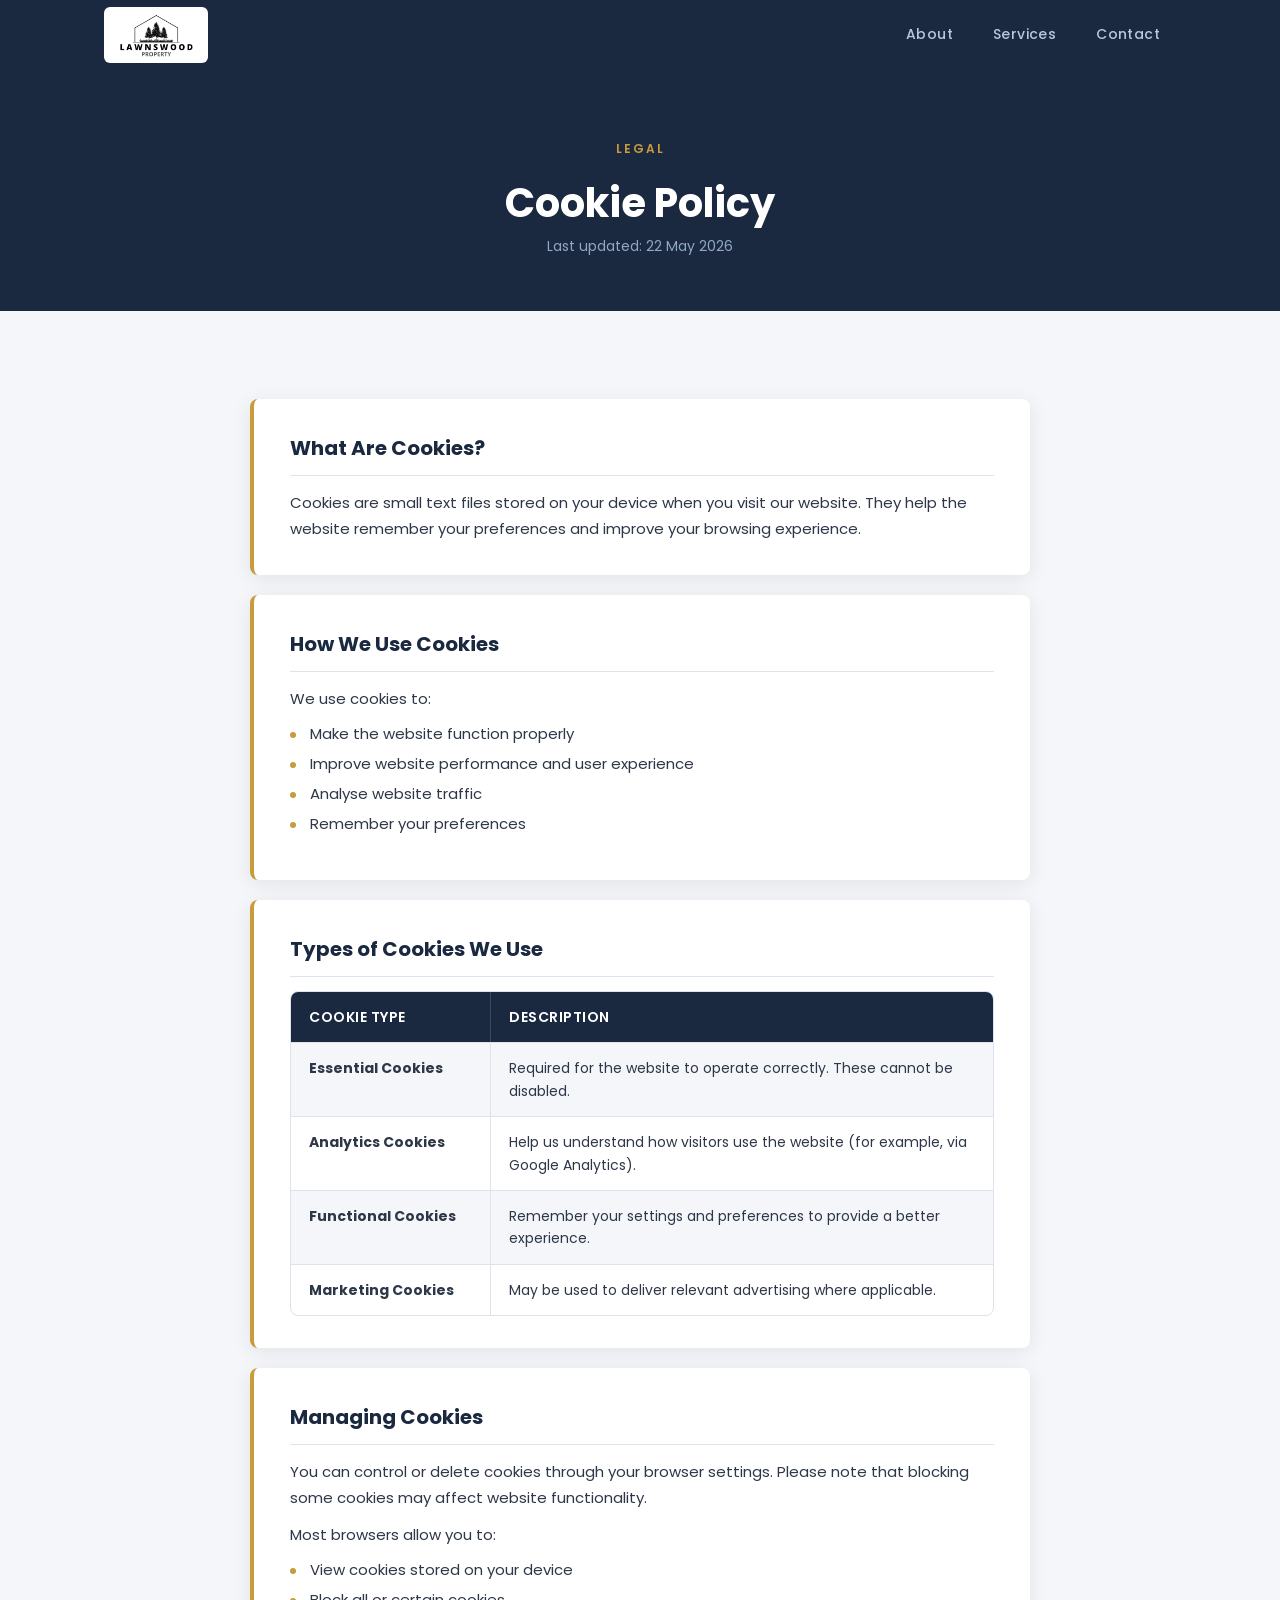
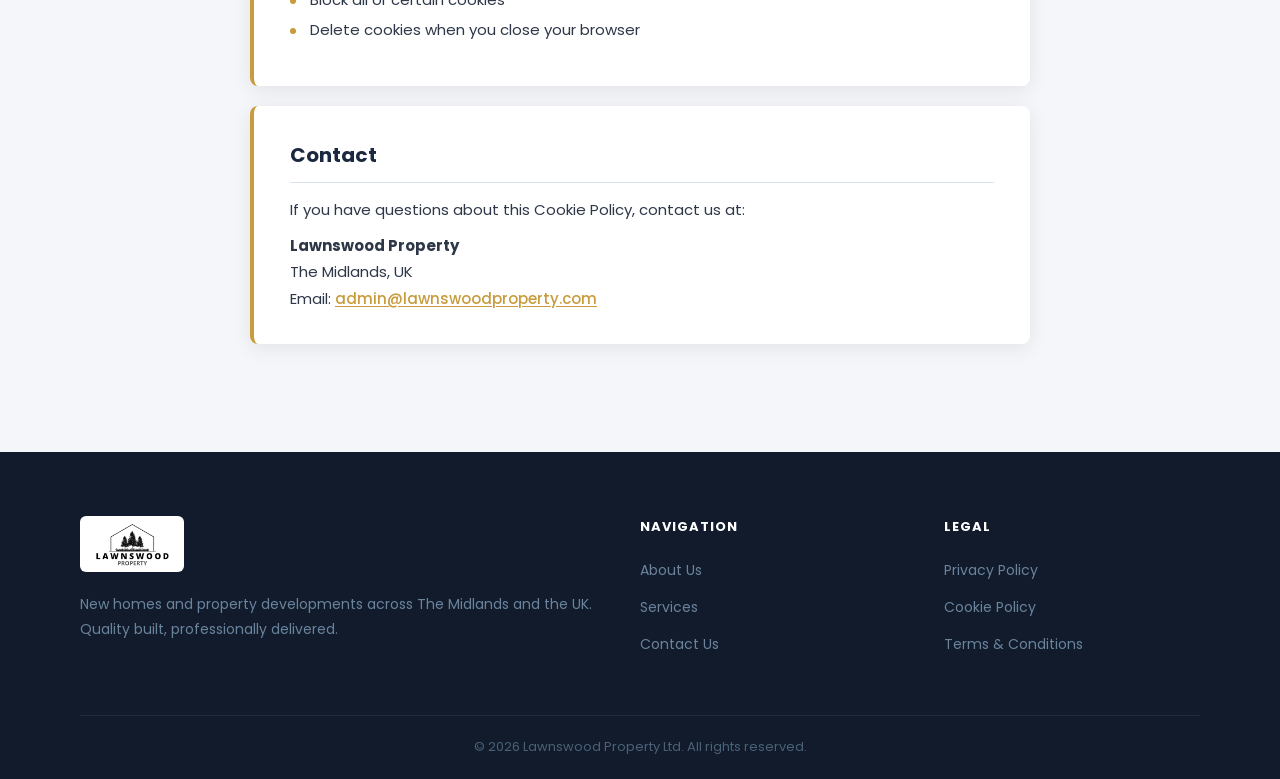
<file: cookie-policy.html>
<!DOCTYPE html>
<html lang="en">
<head>
  <meta charset="UTF-8" />
  <meta name="viewport" content="width=device-width, initial-scale=1.0" />
  <title>Cookie Policy | Lawnswood Property</title>
  <link rel="preconnect" href="https://fonts.googleapis.com" />
  <link rel="preconnect" href="https://fonts.gstatic.com" crossorigin />
  <link href="https://fonts.googleapis.com/css2?family=Poppins:wght@300;400;500;600;700;800&display=swap" rel="stylesheet" />
  <link rel="stylesheet" href="style.css" />
  <link rel="stylesheet" href="legal.css" />
</head>
<body>

  <!-- HEADER -->
  <header class="site-header" id="header">
    <div class="container header-inner">
      <a href="index.html" class="logo">
        <img src="lawnswood-logo.png" alt="Lawnswood Property" class="logo-img" />
      </a>
      <nav class="main-nav" id="mainNav">
        <ul>
          <li><a href="index.html#about">About</a></li>
          <li><a href="index.html#services">Services</a></li>
          <li><a href="index.html#contact">Contact</a></li>
        </ul>
      </nav>
      <button class="hamburger" id="hamburger" aria-label="Toggle menu" onclick="toggleMenu()">
        <span></span><span></span><span></span>
      </button>
    </div>
  </header>

  <!-- PAGE HERO -->
  <section class="legal-hero">
    <div class="container">
      <span class="eyebrow light">Legal</span>
      <h1>Cookie Policy</h1>
      <p>Last updated: 22 May 2026</p>
    </div>
  </section>

  <!-- CONTENT -->
  <section class="legal-content section bg-light">
    <div class="container">
      <div class="legal-body">

        <div class="legal-section">
          <h2>What Are Cookies?</h2>
          <p>Cookies are small text files stored on your device when you visit our website. They help the website remember your preferences and improve your browsing experience.</p>
        </div>

        <div class="legal-section">
          <h2>How We Use Cookies</h2>
          <p>We use cookies to:</p>
          <ul class="legal-list">
            <li>Make the website function properly</li>
            <li>Improve website performance and user experience</li>
            <li>Analyse website traffic</li>
            <li>Remember your preferences</li>
          </ul>
        </div>

        <div class="legal-section">
          <h2>Types of Cookies We Use</h2>
          <div class="cookie-table">
            <div class="cookie-row cookie-row--head">
              <div>Cookie Type</div>
              <div>Description</div>
            </div>
            <div class="cookie-row">
              <div><strong>Essential Cookies</strong></div>
              <div>Required for the website to operate correctly. These cannot be disabled.</div>
            </div>
            <div class="cookie-row">
              <div><strong>Analytics Cookies</strong></div>
              <div>Help us understand how visitors use the website (for example, via Google Analytics).</div>
            </div>
            <div class="cookie-row">
              <div><strong>Functional Cookies</strong></div>
              <div>Remember your settings and preferences to provide a better experience.</div>
            </div>
            <div class="cookie-row">
              <div><strong>Marketing Cookies</strong></div>
              <div>May be used to deliver relevant advertising where applicable.</div>
            </div>
          </div>
        </div>

        <div class="legal-section">
          <h2>Managing Cookies</h2>
          <p>You can control or delete cookies through your browser settings. Please note that blocking some cookies may affect website functionality.</p>
          <p>Most browsers allow you to:</p>
          <ul class="legal-list">
            <li>View cookies stored on your device</li>
            <li>Block all or certain cookies</li>
            <li>Delete cookies when you close your browser</li>
          </ul>
        </div>

        <!-- <div class="legal-section">
          <h2>Changes to This Policy</h2>
          <p>We may update this Cookie Policy from time to time. Any changes will be posted on this page with an updated revision date.</p>
        </div> -->

        <div class="legal-section">
          <h2>Contact</h2>
          <p>If you have questions about this Cookie Policy, contact us at:</p>
          <p><strong>Lawnswood Property</strong><br />The Midlands, UK<br />Email: <a href="mailto:admin@lawnswoodproperty.com">admin@lawnswoodproperty.com</a></p>
        </div>

      </div>
    </div>
  </section>

  <!-- FOOTER -->
  <footer class="site-footer">
    <div class="container footer-inner">
      <div class="footer-col brand-col">
        <a href="index.html" class="logo footer-logo">
          <img src="lawnswood-logo.png" alt="Lawnswood Property" class="logo-img" />
        </a>
        <p>New homes and property developments across The Midlands and the UK. Quality built, professionally delivered.</p>
      </div>
      <div class="footer-col">
        <h4>Navigation</h4>
        <ul>
          <li><a href="index.html#about">About Us</a></li>
          <li><a href="index.html#services">Services</a></li>
          <li><a href="index.html#contact">Contact Us</a></li>
        </ul>
      </div>
      <div class="footer-col">
        <h4>Legal</h4>
        <ul>
          <li><a href="privacy-policy.html">Privacy Policy</a></li>
          <li><a href="cookie-policy.html">Cookie Policy</a></li>
          <li><a href="terms-conditions.html">Terms &amp; Conditions</a></li>
        </ul>
      </div>
    </div>
    <div class="footer-bottom">
      <div class="container">
        <p>&copy; <span id="year"></span> Lawnswood Property Ltd. All rights reserved.</p>
      </div>
    </div>
  </footer>

  <script>
    document.getElementById('year').textContent = new Date().getFullYear();
    const header = document.getElementById('header');
    window.addEventListener('scroll', () => {
      header.classList.toggle('scrolled', window.scrollY > 40);
    });
    function toggleMenu() {
      document.getElementById('mainNav').classList.toggle('open');
      document.getElementById('hamburger').classList.toggle('active');
    }
    document.addEventListener('click', (e) => {
      const nav = document.getElementById('mainNav');
      const btn = document.getElementById('hamburger');
      if (!nav.contains(e.target) && !btn.contains(e.target)) {
        nav.classList.remove('open');
        btn.classList.remove('active');
      }
    });
  </script>

</body>
</html>
</file>
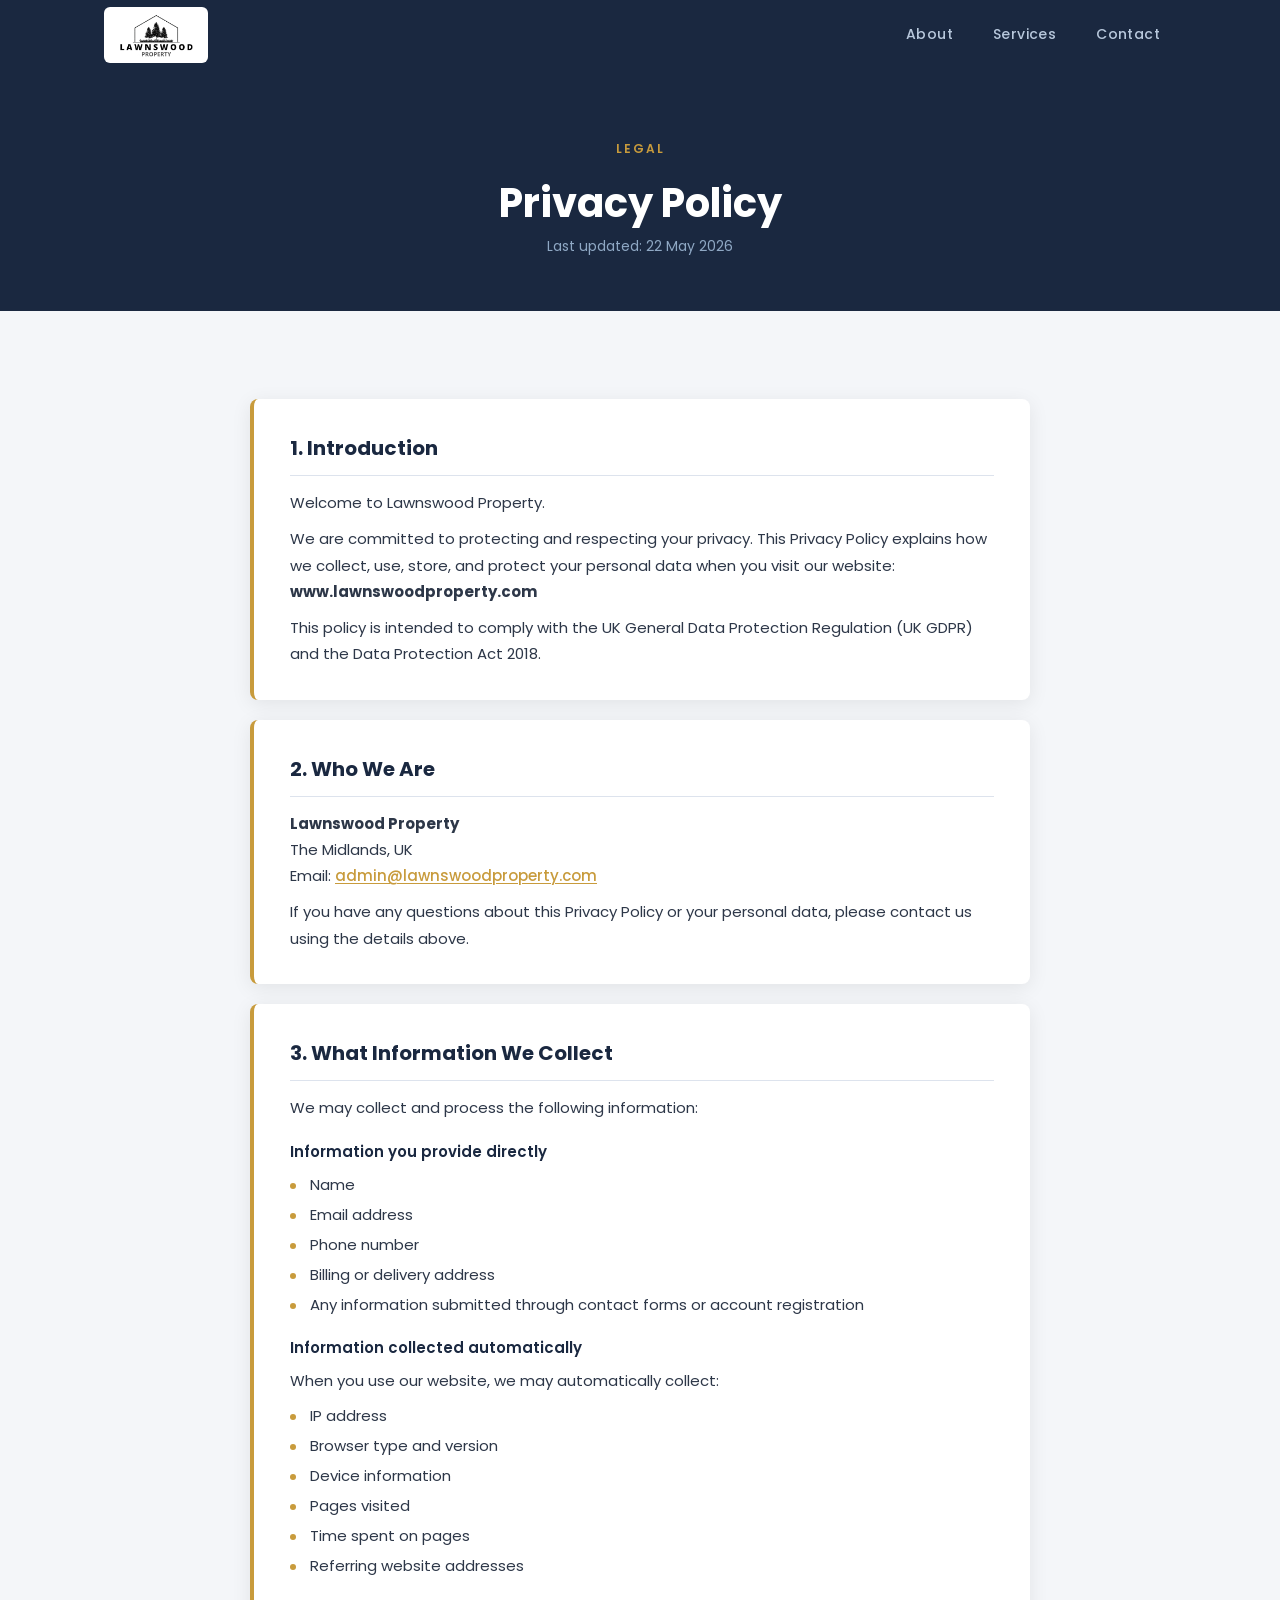
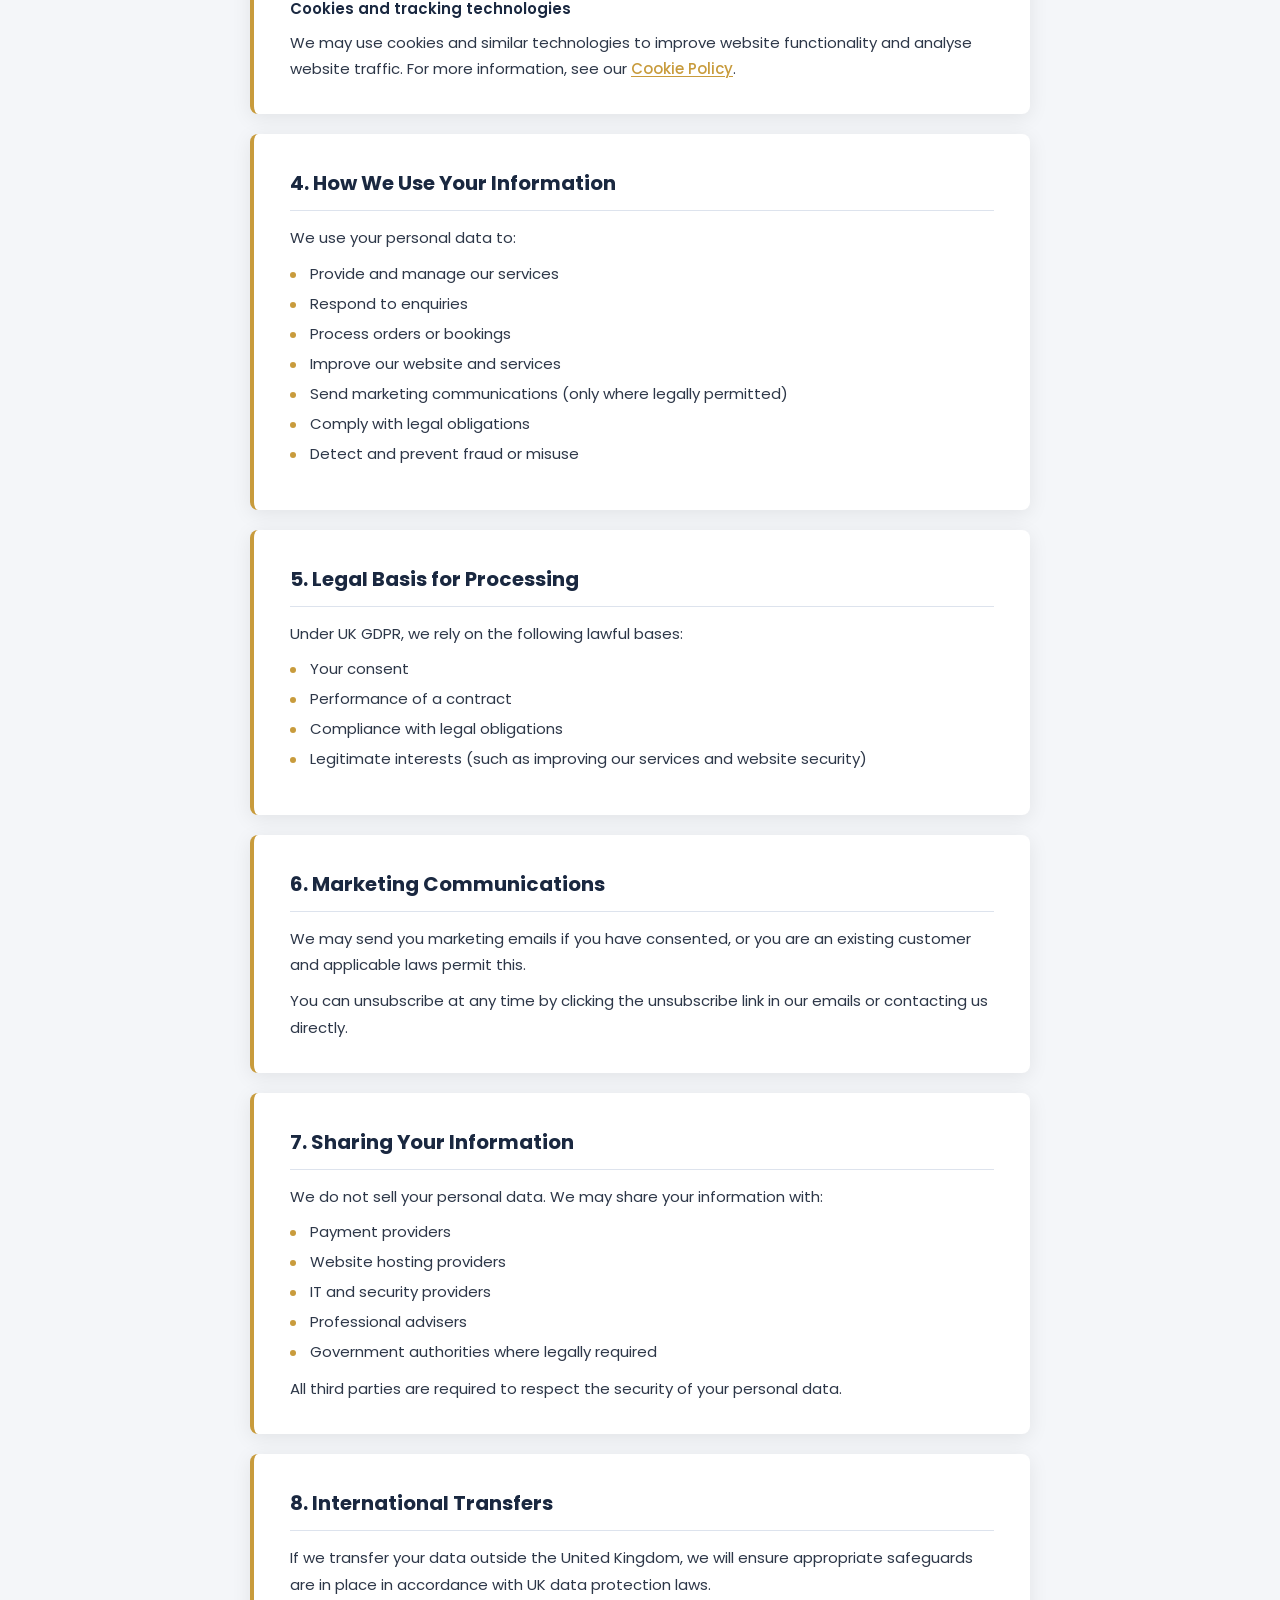
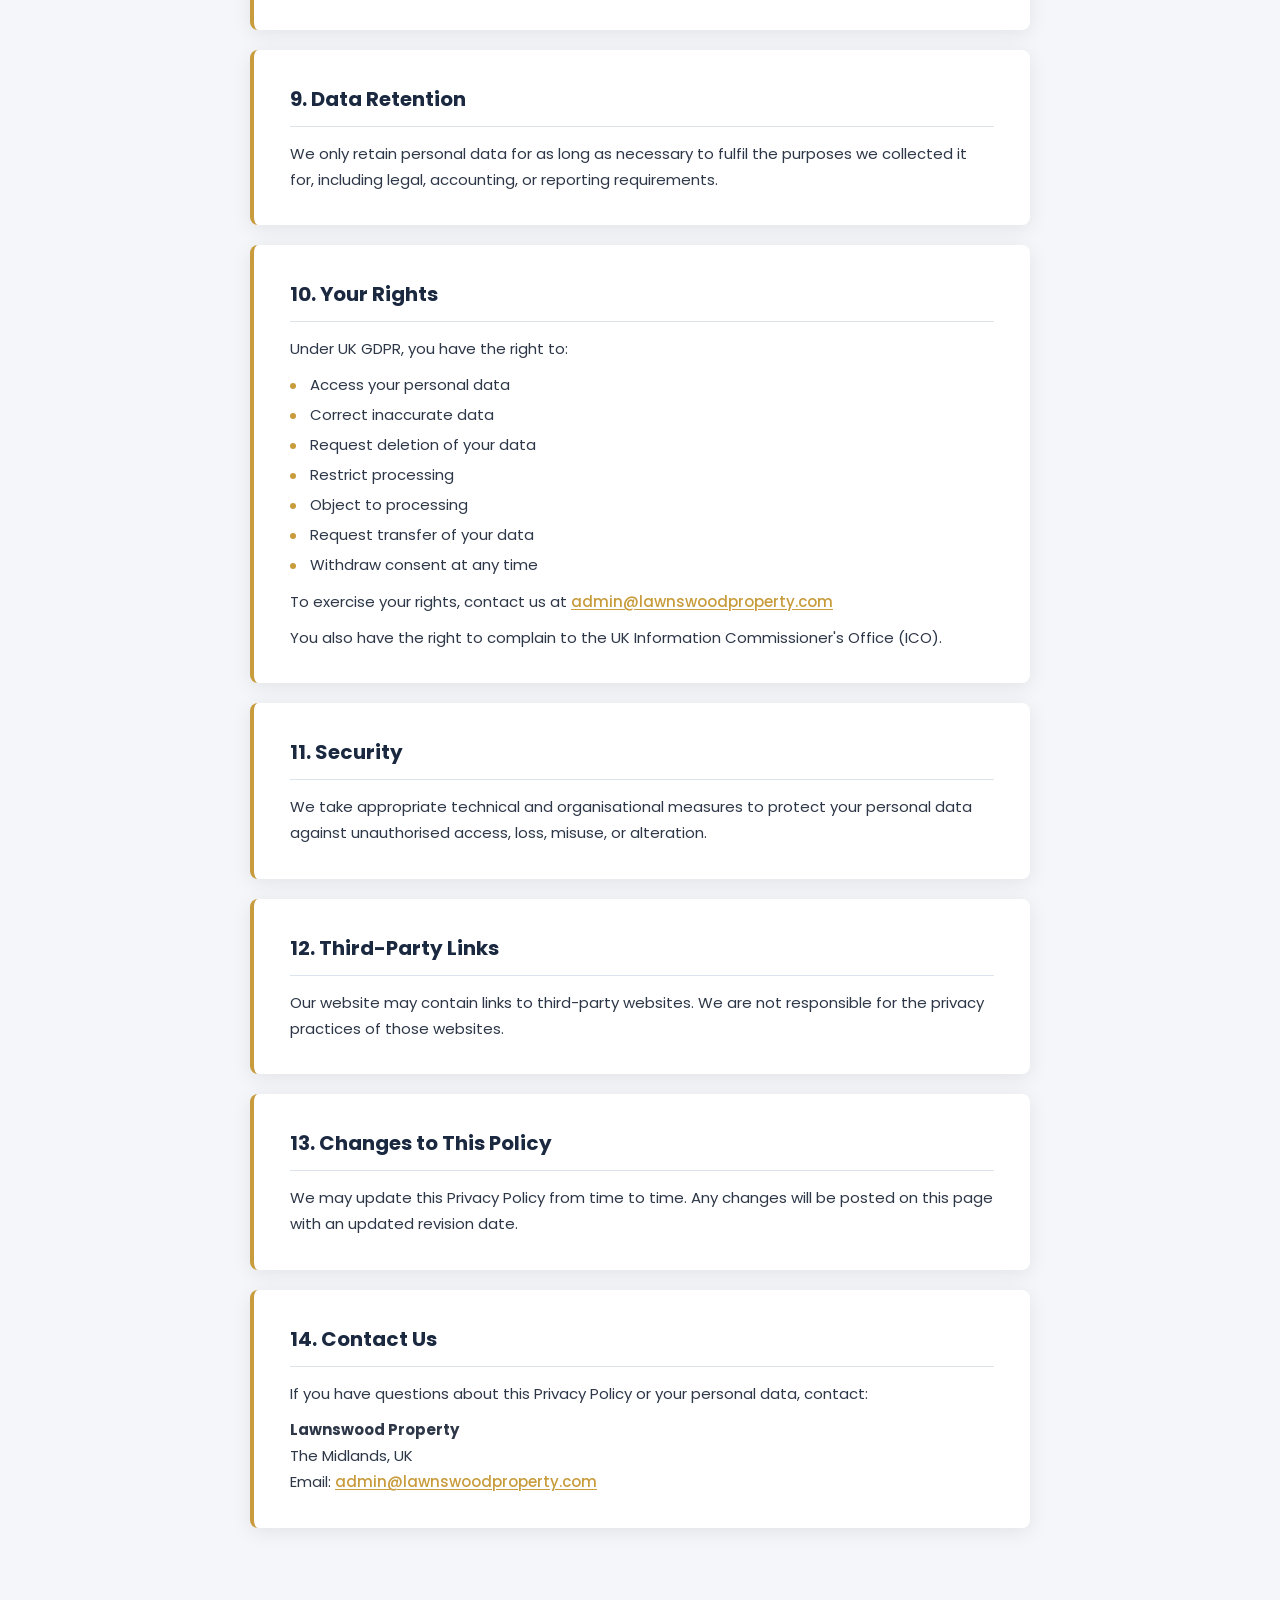
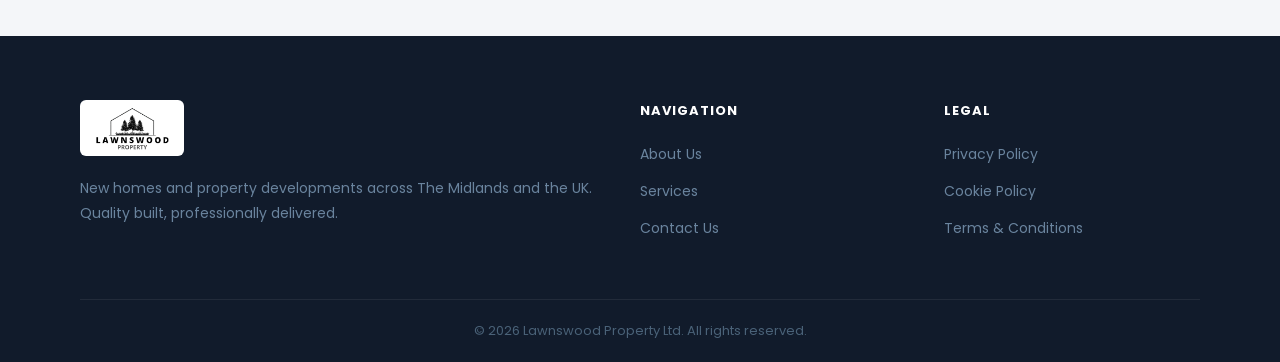
<file: privacy-policy.html>
<!DOCTYPE html>
<html lang="en">
<head>
  <meta charset="UTF-8" />
  <meta name="viewport" content="width=device-width, initial-scale=1.0" />
  <title>Privacy Policy | Lawnswood Property</title>
  <link rel="preconnect" href="https://fonts.googleapis.com" />
  <link rel="preconnect" href="https://fonts.gstatic.com" crossorigin />
  <link href="https://fonts.googleapis.com/css2?family=Poppins:wght@300;400;500;600;700;800&display=swap" rel="stylesheet" />
  <link rel="stylesheet" href="style.css" />
  <link rel="stylesheet" href="legal.css" />
</head>
<body>

  <!-- HEADER -->
  <header class="site-header" id="header">
    <div class="container header-inner">
      <a href="index.html" class="logo">
        <img src="lawnswood-logo.png" alt="Lawnswood Property" class="logo-img" />
      </a>
      <nav class="main-nav" id="mainNav">
        <ul>
          <li><a href="index.html#about">About</a></li>
          <li><a href="index.html#services">Services</a></li>
          <li><a href="index.html#contact">Contact</a></li>
        </ul>
      </nav>
      <button class="hamburger" id="hamburger" aria-label="Toggle menu" onclick="toggleMenu()">
        <span></span><span></span><span></span>
      </button>
    </div>
  </header>

  <!-- PAGE HERO -->
  <section class="legal-hero">
    <div class="container">
      <span class="eyebrow light">Legal</span>
      <h1>Privacy Policy</h1>
      <p>Last updated: 22 May 2026</p>
    </div>
  </section>

  <!-- CONTENT -->
  <section class="legal-content section bg-light">
    <div class="container">
      <div class="legal-body">

        <div class="legal-section">
          <h2>1. Introduction</h2>
          <p>Welcome to Lawnswood Property.</p>
          <p>We are committed to protecting and respecting your privacy. This Privacy Policy explains how we collect, use, store, and protect your personal data when you visit our website: <strong>www.lawnswoodproperty.com</strong></p>
          <p>This policy is intended to comply with the UK General Data Protection Regulation (UK GDPR) and the Data Protection Act 2018.</p>
        </div>

        <div class="legal-section">
          <h2>2. Who We Are</h2>
          <p><strong>Lawnswood Property</strong><br />The Midlands, UK<br />Email: <a href="mailto:admin@lawnswoodproperty.com">admin@lawnswoodproperty.com</a></p>
          <p>If you have any questions about this Privacy Policy or your personal data, please contact us using the details above.</p>
        </div>

        <div class="legal-section">
          <h2>3. What Information We Collect</h2>
          <p>We may collect and process the following information:</p>
          <h3>Information you provide directly</h3>
          <ul class="legal-list">
            <li>Name</li>
            <li>Email address</li>
            <li>Phone number</li>
            <li>Billing or delivery address</li>
            <li>Any information submitted through contact forms or account registration</li>
          </ul>
          <h3>Information collected automatically</h3>
          <p>When you use our website, we may automatically collect:</p>
          <ul class="legal-list">
            <li>IP address</li>
            <li>Browser type and version</li>
            <li>Device information</li>
            <li>Pages visited</li>
            <li>Time spent on pages</li>
            <li>Referring website addresses</li>
          </ul>
          <h3>Cookies and tracking technologies</h3>
          <p>We may use cookies and similar technologies to improve website functionality and analyse website traffic. For more information, see our <a href="cookie-policy.html">Cookie Policy</a>.</p>
        </div>

        <div class="legal-section">
          <h2>4. How We Use Your Information</h2>
          <p>We use your personal data to:</p>
          <ul class="legal-list">
            <li>Provide and manage our services</li>
            <li>Respond to enquiries</li>
            <li>Process orders or bookings</li>
            <li>Improve our website and services</li>
            <li>Send marketing communications (only where legally permitted)</li>
            <li>Comply with legal obligations</li>
            <li>Detect and prevent fraud or misuse</li>
          </ul>
        </div>

        <div class="legal-section">
          <h2>5. Legal Basis for Processing</h2>
          <p>Under UK GDPR, we rely on the following lawful bases:</p>
          <ul class="legal-list">
            <li>Your consent</li>
            <li>Performance of a contract</li>
            <li>Compliance with legal obligations</li>
            <li>Legitimate interests (such as improving our services and website security)</li>
          </ul>
        </div>

        <div class="legal-section">
          <h2>6. Marketing Communications</h2>
          <p>We may send you marketing emails if you have consented, or you are an existing customer and applicable laws permit this.</p>
          <p>You can unsubscribe at any time by clicking the unsubscribe link in our emails or contacting us directly.</p>
        </div>

        <div class="legal-section">
          <h2>7. Sharing Your Information</h2>
          <p>We do not sell your personal data. We may share your information with:</p>
          <ul class="legal-list">
            <li>Payment providers</li>
            <li>Website hosting providers</li>
            <li>IT and security providers</li>
            <li>Professional advisers</li>
            <li>Government authorities where legally required</li>
          </ul>
          <p>All third parties are required to respect the security of your personal data.</p>
        </div>

        <div class="legal-section">
          <h2>8. International Transfers</h2>
          <p>If we transfer your data outside the United Kingdom, we will ensure appropriate safeguards are in place in accordance with UK data protection laws.</p>
        </div>

        <div class="legal-section">
          <h2>9. Data Retention</h2>
          <p>We only retain personal data for as long as necessary to fulfil the purposes we collected it for, including legal, accounting, or reporting requirements.</p>
        </div>

        <div class="legal-section">
          <h2>10. Your Rights</h2>
          <p>Under UK GDPR, you have the right to:</p>
          <ul class="legal-list">
            <li>Access your personal data</li>
            <li>Correct inaccurate data</li>
            <li>Request deletion of your data</li>
            <li>Restrict processing</li>
            <li>Object to processing</li>
            <li>Request transfer of your data</li>
            <li>Withdraw consent at any time</li>
          </ul>
          <p>To exercise your rights, contact us at <a href="mailto:admin@lawnswoodproperty.com">admin@lawnswoodproperty.com</a></p>
          <p>You also have the right to complain to the UK Information Commissioner's Office (ICO).</p>
        </div>

        <div class="legal-section">
          <h2>11. Security</h2>
          <p>We take appropriate technical and organisational measures to protect your personal data against unauthorised access, loss, misuse, or alteration.</p>
        </div>

        <div class="legal-section">
          <h2>12. Third-Party Links</h2>
          <p>Our website may contain links to third-party websites. We are not responsible for the privacy practices of those websites.</p>
        </div>

        <div class="legal-section">
          <h2>13. Changes to This Policy</h2>
          <p>We may update this Privacy Policy from time to time. Any changes will be posted on this page with an updated revision date.</p>
        </div>

        <div class="legal-section">
          <h2>14. Contact Us</h2>
          <p>If you have questions about this Privacy Policy or your personal data, contact:</p>
          <p><strong>Lawnswood Property</strong><br />The Midlands, UK<br />Email: <a href="mailto:admin@lawnswoodproperty.com">admin@lawnswoodproperty.com</a></p>
        </div>

      </div>
    </div>
  </section>

  <!-- FOOTER -->
  <footer class="site-footer">
    <div class="container footer-inner">
      <div class="footer-col brand-col">
        <a href="index.html" class="logo footer-logo">
          <img src="lawnswood-logo.png" alt="Lawnswood Property" class="logo-img" />
        </a>
        <p>New homes and property developments across The Midlands and the UK. Quality built, professionally delivered.</p>
      </div>
      <div class="footer-col">
        <h4>Navigation</h4>
        <ul>
          <li><a href="index.html#about">About Us</a></li>
          <li><a href="index.html#services">Services</a></li>
          <li><a href="index.html#contact">Contact Us</a></li>
        </ul>
      </div>
      <div class="footer-col">
        <h4>Legal</h4>
        <ul>
          <li><a href="privacy-policy.html">Privacy Policy</a></li>
          <li><a href="cookie-policy.html">Cookie Policy</a></li>
          <li><a href="terms-conditions.html">Terms &amp; Conditions</a></li>
        </ul>
      </div>
    </div>
    <div class="footer-bottom">
      <div class="container">
        <p>&copy; <span id="year"></span> Lawnswood Property Ltd. All rights reserved.</p>
      </div>
    </div>
  </footer>

  <script>
    document.getElementById('year').textContent = new Date().getFullYear();
    const header = document.getElementById('header');
    window.addEventListener('scroll', () => {
      header.classList.toggle('scrolled', window.scrollY > 40);
    });
    function toggleMenu() {
      document.getElementById('mainNav').classList.toggle('open');
      document.getElementById('hamburger').classList.toggle('active');
    }
    document.addEventListener('click', (e) => {
      const nav = document.getElementById('mainNav');
      const btn = document.getElementById('hamburger');
      if (!nav.contains(e.target) && !btn.contains(e.target)) {
        nav.classList.remove('open');
        btn.classList.remove('active');
      }
    });
  </script>

</body>
</html>
</file>
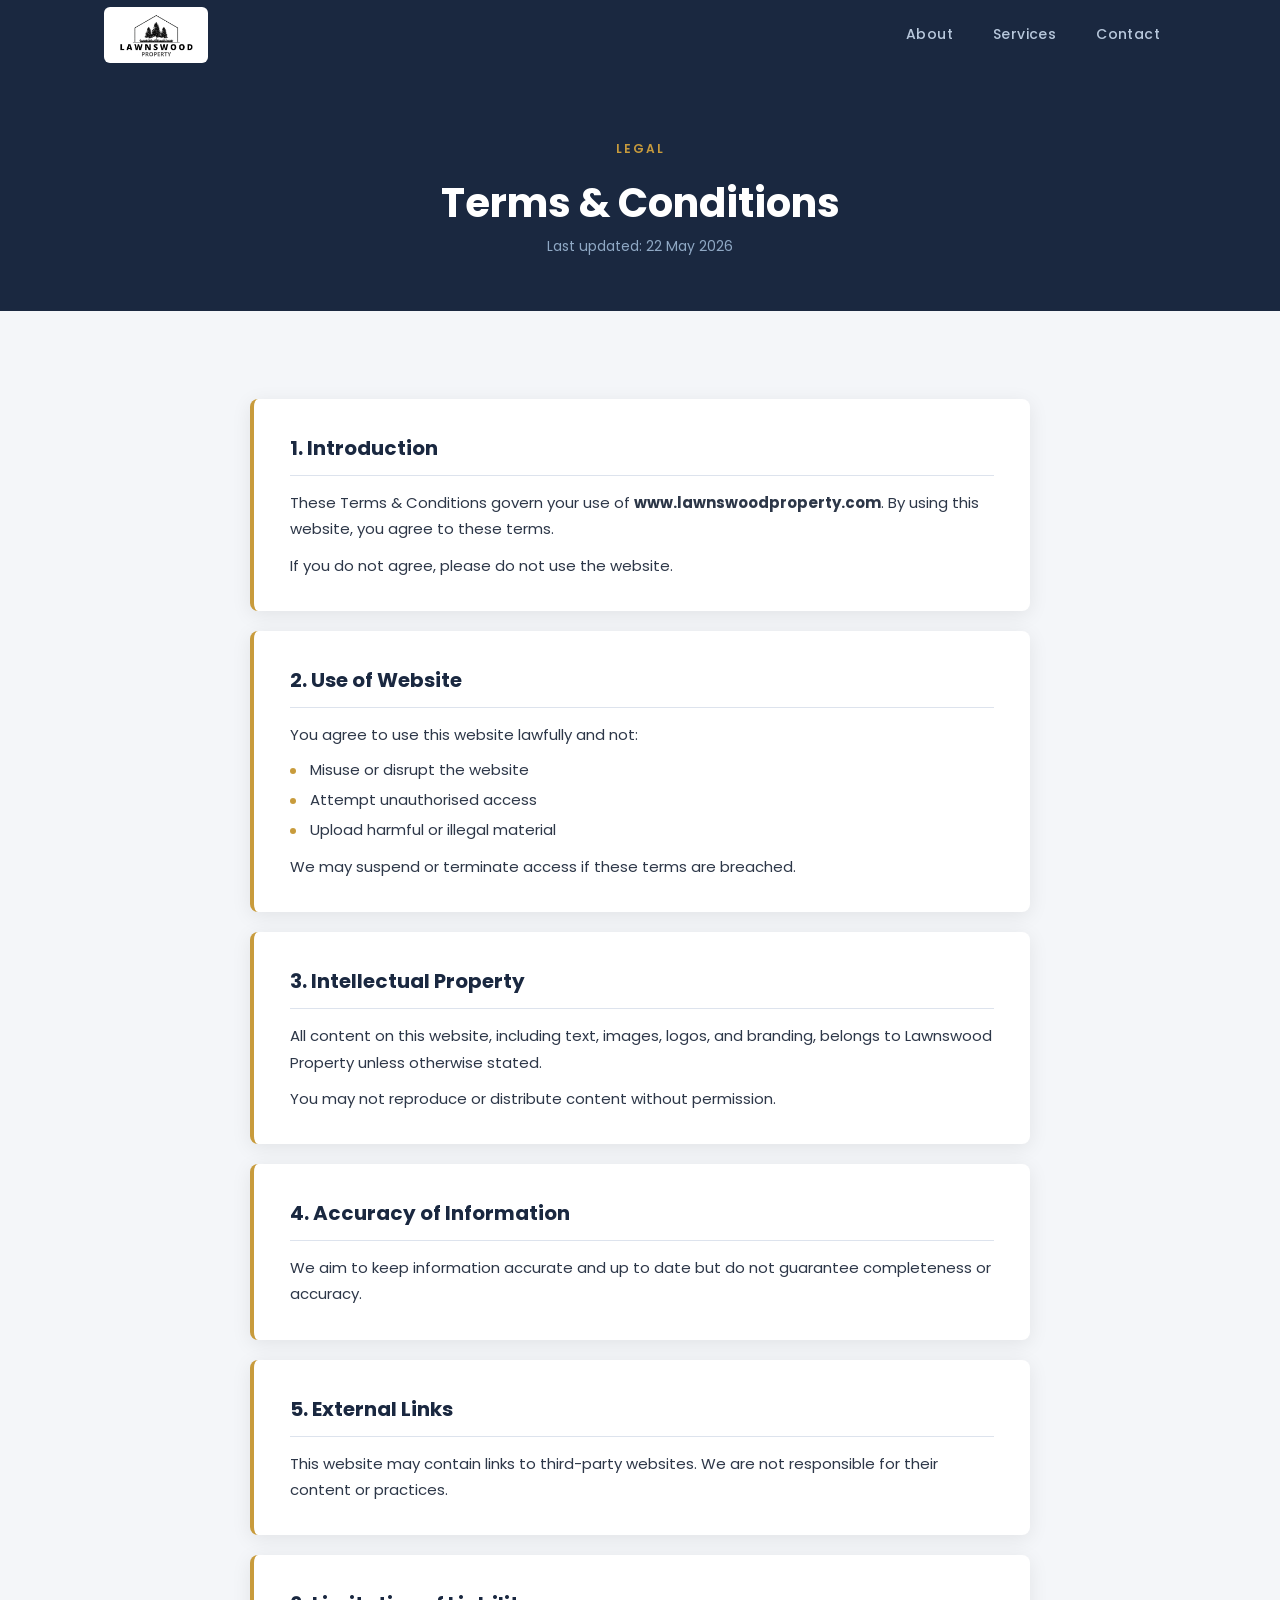
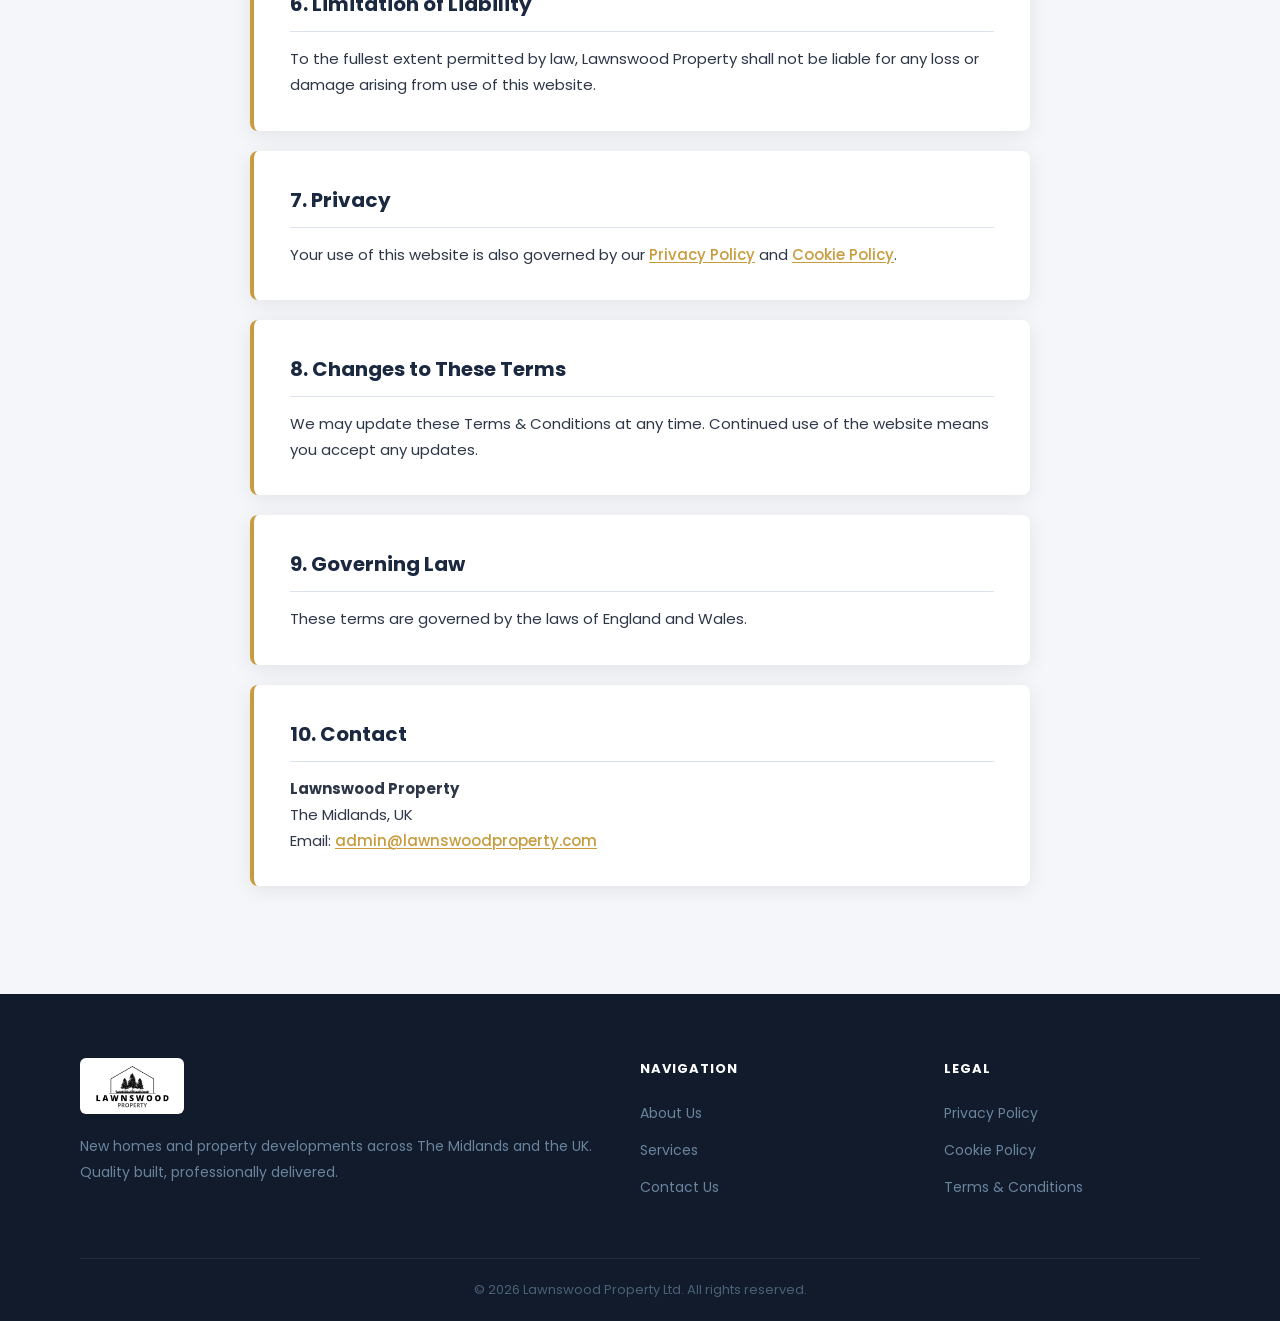
<file: terms-conditions.html>
<!DOCTYPE html>
<html lang="en">
<head>
  <meta charset="UTF-8" />
  <meta name="viewport" content="width=device-width, initial-scale=1.0" />
  <title>Terms &amp; Conditions | Lawnswood Property</title>
  <link rel="preconnect" href="https://fonts.googleapis.com" />
  <link rel="preconnect" href="https://fonts.gstatic.com" crossorigin />
  <link href="https://fonts.googleapis.com/css2?family=Poppins:wght@300;400;500;600;700;800&display=swap" rel="stylesheet" />
  <link rel="stylesheet" href="style.css" />
  <link rel="stylesheet" href="legal.css" />
</head>
<body>

  <!-- HEADER -->
  <header class="site-header" id="header">
    <div class="container header-inner">
      <a href="index.html" class="logo">
        <img src="lawnswood-logo.png" alt="Lawnswood Property" class="logo-img" />
      </a>
      <nav class="main-nav" id="mainNav">
        <ul>
          <li><a href="index.html#about">About</a></li>
          <li><a href="index.html#services">Services</a></li>
          <li><a href="index.html#contact">Contact</a></li>
        </ul>
      </nav>
      <button class="hamburger" id="hamburger" aria-label="Toggle menu" onclick="toggleMenu()">
        <span></span><span></span><span></span>
      </button>
    </div>
  </header>

  <!-- PAGE HERO -->
  <section class="legal-hero">
    <div class="container">
      <span class="eyebrow light">Legal</span>
      <h1>Terms &amp; Conditions</h1>
      <p>Last updated: 22 May 2026</p>
    </div>
  </section>

  <!-- CONTENT -->
  <section class="legal-content section bg-light">
    <div class="container">
      <div class="legal-body">

        <div class="legal-section">
          <h2>1. Introduction</h2>
          <p>These Terms &amp; Conditions govern your use of <strong>www.lawnswoodproperty.com</strong>. By using this website, you agree to these terms.</p>
          <p>If you do not agree, please do not use the website.</p>
        </div>

        <div class="legal-section">
          <h2>2. Use of Website</h2>
          <p>You agree to use this website lawfully and not:</p>
          <ul class="legal-list">
            <li>Misuse or disrupt the website</li>
            <li>Attempt unauthorised access</li>
            <li>Upload harmful or illegal material</li>
          </ul>
          <p>We may suspend or terminate access if these terms are breached.</p>
        </div>

        <div class="legal-section">
          <h2>3. Intellectual Property</h2>
          <p>All content on this website, including text, images, logos, and branding, belongs to Lawnswood Property unless otherwise stated.</p>
          <p>You may not reproduce or distribute content without permission.</p>
        </div>

        <div class="legal-section">
          <h2>4. Accuracy of Information</h2>
          <p>We aim to keep information accurate and up to date but do not guarantee completeness or accuracy.</p>
        </div>

        <div class="legal-section">
          <h2>5. External Links</h2>
          <p>This website may contain links to third-party websites. We are not responsible for their content or practices.</p>
        </div>

        <div class="legal-section">
          <h2>6. Limitation of Liability</h2>
          <p>To the fullest extent permitted by law, Lawnswood Property shall not be liable for any loss or damage arising from use of this website.</p>
        </div>

        <div class="legal-section">
          <h2>7. Privacy</h2>
          <p>Your use of this website is also governed by our <a href="privacy-policy.html">Privacy Policy</a> and <a href="cookie-policy.html">Cookie Policy</a>.</p>
        </div>

        <div class="legal-section">
          <h2>8. Changes to These Terms</h2>
          <p>We may update these Terms &amp; Conditions at any time. Continued use of the website means you accept any updates.</p>
        </div>

        <div class="legal-section">
          <h2>9. Governing Law</h2>
          <p>These terms are governed by the laws of England and Wales.</p>
        </div>

        <div class="legal-section">
          <h2>10. Contact</h2>
          <p><strong>Lawnswood Property</strong><br />The Midlands, UK<br />Email: <a href="mailto:admin@lawnswoodproperty.com">admin@lawnswoodproperty.com</a></p>
        </div>

      </div>
    </div>
  </section>

  <!-- FOOTER -->
  <footer class="site-footer">
    <div class="container footer-inner">
      <div class="footer-col brand-col">
        <a href="index.html" class="logo footer-logo">
          <img src="lawnswood-logo.png" alt="Lawnswood Property" class="logo-img" />
        </a>
        <p>New homes and property developments across The Midlands and the UK. Quality built, professionally delivered.</p>
      </div>
      <div class="footer-col">
        <h4>Navigation</h4>
        <ul>
          <li><a href="index.html#about">About Us</a></li>
          <li><a href="index.html#services">Services</a></li>
          <li><a href="index.html#contact">Contact Us</a></li>
        </ul>
      </div>
      <div class="footer-col">
        <h4>Legal</h4>
        <ul>
          <li><a href="privacy-policy.html">Privacy Policy</a></li>
          <li><a href="cookie-policy.html">Cookie Policy</a></li>
          <li><a href="terms-conditions.html">Terms &amp; Conditions</a></li>
        </ul>
      </div>
    </div>
    <div class="footer-bottom">
      <div class="container">
        <p>&copy; <span id="year"></span> Lawnswood Property Ltd. All rights reserved.</p>
      </div>
    </div>
  </footer>

  <script>
    document.getElementById('year').textContent = new Date().getFullYear();
    const header = document.getElementById('header');
    window.addEventListener('scroll', () => {
      header.classList.toggle('scrolled', window.scrollY > 40);
    });
    function toggleMenu() {
      document.getElementById('mainNav').classList.toggle('open');
      document.getElementById('hamburger').classList.toggle('active');
    }
    document.addEventListener('click', (e) => {
      const nav = document.getElementById('mainNav');
      const btn = document.getElementById('hamburger');
      if (!nav.contains(e.target) && !btn.contains(e.target)) {
        nav.classList.remove('open');
        btn.classList.remove('active');
      }
    });
  </script>

</body>
</html>
</file>
<file: style.css>
/* ===========================
   LAWNSWOOD PROPERTY – STYLES
   =========================== */

/* ---- RESET & VARIABLES ---- */
*, *::before, *::after { box-sizing: border-box; margin: 0; padding: 0; }

:root {
  --navy:      #1a2840;
  --navy-deep: #111b2b;
  --gold:      #c89b3c;
  --gold-dark: #a87c28;
  --light:     #f4f6f9;
  --white:     #ffffff;
  --text:      #2d3748;
  --muted:     #64748b;
  --border:    #dde3ed;
  --radius:    8px;
  --shadow:    0 4px 20px rgba(0,0,0,0.08);
  --shadow-lg: 0 10px 40px rgba(0,0,0,0.12);
  --transition: 0.25s ease;
  --font: 'Poppins', 'Segoe UI', Arial, sans-serif;
  --max-w: 1120px;
}

html { scroll-behavior: smooth; }

body {
  font-family: var(--font);
  color: var(--text);
  line-height: 1.7;
  font-size: 16px;
  overflow-x: hidden;
}

a { color: inherit; text-decoration: none; transition: color var(--transition); }
ul { list-style: none; }
img { display: block; max-width: 100%; height: auto; }
address { font-style: normal; }

/* ---- LAYOUT ---- */
.container {
  max-width: var(--max-w);
  margin: 0 auto;
  padding: 0 24px;
}

.section { padding: 88px 0; }
.bg-light { background: var(--light); }
.bg-navy  { background: var(--navy); }

.two-col {
  display: grid;
  grid-template-columns: 1fr 1fr;
  gap: 64px;
  align-items: center;
}

/* ---- EYEBROW / SECTION HEADS ---- */
.eyebrow {
  display: inline-block;
  font-size: 12px;
  font-weight: 600;
  letter-spacing: 2px;
  text-transform: uppercase;
  color: var(--gold);
  margin-bottom: 10px;
}
.eyebrow.light { color: var(--gold); }

.section-head {
  text-align: center;
  margin-bottom: 52px;
}

.section-title {
  font-size: 32px;
  font-weight: 700;
  color: var(--navy);
  line-height: 1.25;
  margin-bottom: 12px;
}
.section-title.light { color: var(--white); }

.section-sub {
  color: var(--muted);
  font-size: 16px;
  max-width: 560px;
  margin: 0 auto;
}

/* ---- HEADER ---- */
.site-header {
  background: var(--navy);
  position: sticky;
  top: 0;
  z-index: 1000;
  transition: box-shadow var(--transition);
}
.site-header.scrolled {
  box-shadow: 0 2px 24px rgba(0,0,0,0.30);
}

.header-inner {
  display: flex;
  align-items: center;
  justify-content: space-between;
  height: 70px;
  gap: 20px;
}

.logo {
  display: flex;
  align-items: center;
  flex-shrink: 0;
  background: #ffffff;
  padding: 5px 14px;
  border-radius: 6px;
  transition: opacity 0.2s;
}
.logo:hover { opacity: 0.9; }

.logo-img {
  height: 46px;
  width: auto;
  display: block;
}

/* Footer logo - Matching Header Style */
.footer-logo {
  display: inline-flex;
  align-items: center;
  background: #ffffff;
  padding: 5px 14px;
  border-radius: 6px;
  transition: opacity 0.2s;
  margin-bottom: 20px;
}
.footer-logo:hover { opacity: 0.9; }

.footer-logo .logo-img { 
  height: 46px; 
  width: auto;
  display: block;
}

.main-nav ul {
  display: flex;
  align-items: center;
  gap: 8px;
}
.main-nav a {
  display: block;
  padding: 8px 16px;
  color: #b8c8dc;
  font-size: 14px;
  font-weight: 500;
  letter-spacing: 0.4px;
  border-radius: 4px;
  transition: color var(--transition), background var(--transition);
}
.main-nav a:hover { color: var(--white); background: rgba(255,255,255,0.08); }

/* Hamburger */
.hamburger {
  display: none;
  flex-direction: column;
  justify-content: center;
  gap: 5px;
  width: 40px;
  height: 40px;
  background: none;
  border: none;
  cursor: pointer;
  padding: 4px;
  flex-shrink: 0;
}
.hamburger span {
  display: block;
  height: 2px;
  background: var(--white);
  border-radius: 2px;
  transition: transform 0.3s, opacity 0.3s, width 0.3s;
  width: 100%;
}
.hamburger.active span:nth-child(1) { transform: translateY(7px) rotate(45deg); }
.hamburger.active span:nth-child(2) { opacity: 0; width: 0; }
.hamburger.active span:nth-child(3) { transform: translateY(-7px) rotate(-45deg); }

/* ---- HERO ---- */
.hero {
  position: relative;
  min-height: 600px;
  display: flex;
  align-items: center;
}

.hero-bg {
  position: absolute;
  inset: 0;
  overflow: hidden;
}
.hero-img-placeholder {
  width: 100%;
  height: 100%;
  background: linear-gradient(135deg, #1a2840 0%, #2c4a6e 45%, #3a6490 100%);
}

.hero-overlay {
  position: absolute;
  inset: 0;
  z-index: 2;
  display: flex;
  align-items: center;
  width: 100%;
  background: linear-gradient(
    105deg,
    rgba(10,18,32,0.88) 0%,
    rgba(10,18,32,0.70) 55%,
    rgba(10,18,32,0.20) 100%
  );
}

.hero-content { max-width: 600px; }

.hero-tag {
  display: inline-block;
  background: var(--gold);
  color: var(--white);
  font-size: 11px;
  font-weight: 600;
  letter-spacing: 2px;
  text-transform: uppercase;
  padding: 6px 14px;
  border-radius: 4px;
  margin-bottom: 20px;
}

.hero-overlay h1 {
  font-size: clamp(30px, 5vw, 50px);
  font-weight: 800;
  color: var(--white);
  line-height: 1.15;
  margin-bottom: 18px;
}

.hero-sub {
  color: #b0c4d8;
  font-size: 17px;
  margin-bottom: 36px;
  max-width: 480px;
}

.desktop-br { display: inline; }

.hero-btns { display: flex; gap: 14px; flex-wrap: wrap; }

/* ---- BUTTONS ---- */
.btn-primary {
  display: inline-block;
  background: var(--gold);
  color: var(--white);
  padding: 14px 32px;
  border-radius: var(--radius);
  font-weight: 600;
  font-size: 15px;
  border: 2px solid var(--gold);
  cursor: pointer;
  font-family: var(--font);
  transition: background var(--transition), transform var(--transition), box-shadow var(--transition);
}
.btn-primary:hover {
  background: var(--gold-dark);
  border-color: var(--gold-dark);
  transform: translateY(-2px);
  box-shadow: 0 6px 20px rgba(200,155,60,0.35);
}
.btn-full { width: 100%; text-align: center; }

.btn-ghost {
  display: inline-block;
  background: transparent;
  color: var(--white);
  padding: 14px 32px;
  border-radius: var(--radius);
  font-weight: 600;
  font-size: 15px;
  border: 2px solid rgba(255,255,255,0.5);
  transition: border-color var(--transition), background var(--transition);
}
.btn-ghost:hover { border-color: var(--white); background: rgba(255,255,255,0.08); }

.btn-secondary {
  display: inline-block;
  background: transparent;
  color: var(--navy);
  padding: 13px 30px;
  border-radius: var(--radius);
  font-weight: 600;
  font-size: 15px;
  border: 2px solid var(--navy);
  transition: background var(--transition), color var(--transition);
}
.btn-secondary:hover { background: var(--navy); color: var(--white); }

.btn-outline {
  display: inline-block;
  background: transparent;
  color: var(--gold);
  padding: 10px 24px;
  border-radius: var(--radius);
  font-weight: 600;
  font-size: 14px;
  border: 2px solid var(--gold);
  transition: background var(--transition), color var(--transition);
}
.btn-outline:hover { background: var(--gold); color: var(--white); }

/* ---- WELCOME / ABOUT ---- */
.welcome .text-col h2 {
  font-size: clamp(22px, 3vw, 30px);
  font-weight: 700;
  color: var(--navy);
  margin-bottom: 16px;
  line-height: 1.3;
}
.welcome .text-col p { color: var(--muted); margin-bottom: 14px; }

.img-placeholder {
  background: linear-gradient(135deg, #c8d8ea 0%, #a8bdd4 100%);
  border-radius: var(--radius);
  height: 380px;
  display: flex;
  align-items: center;
  justify-content: center;
  color: #6e8ea8;
  font-size: 14px;
  letter-spacing: 0.5px;
  border: 2px dashed #9ab4cc;
}

.stats-row {
  display: grid;
  grid-template-columns: repeat(2, 1fr);
  gap: 16px;
  margin: 28px 0 32px;
  border-top: 1px solid var(--border);
  padding-top: 28px;
}
.stat { text-align: center; }
.stat strong {
  display: block;
  font-size: 28px;
  font-weight: 800;
  color: var(--gold);
  line-height: 1;
  margin-bottom: 4px;
}
.stat span { font-size: 12px; color: var(--muted); font-weight: 500; text-transform: uppercase; letter-spacing: 0.5px; }

/* ---- SERVICES / CARDS ---- */
.cards {
  display: grid;
  grid-template-columns: repeat(3, 1fr);
  gap: 28px;
}

.card {
  background: var(--white);
  border-radius: var(--radius);
  padding: 40px 32px;
  text-align: center;
  box-shadow: var(--shadow);
  border-top: 4px solid var(--gold);
  transition: transform var(--transition), box-shadow var(--transition);
}
.card:hover { transform: translateY(-6px); box-shadow: var(--shadow-lg); }

.card-icon {
  width: 56px;
  height: 56px;
  margin: 0 auto 20px;
  color: var(--gold);
  background: rgba(200,155,60,0.10);
  border-radius: 50%;
  display: flex;
  align-items: center;
  justify-content: center;
  padding: 14px;
}
.card-icon svg { width: 100%; height: 100%; }

.card h3 {
  font-size: 18px;
  font-weight: 700;
  color: var(--navy);
  margin-bottom: 10px;
}
.card p { color: var(--muted); font-size: 15px; }

/* ---- PROPERTIES ---- */
.properties-grid {
  display: grid;
  grid-template-columns: repeat(3, 1fr);
  gap: 28px;
}

.property-card {
  background: var(--white);
  border-radius: var(--radius);
  overflow: hidden;
  box-shadow: var(--shadow);
  transition: transform var(--transition), box-shadow var(--transition);
  display: flex;
  flex-direction: column;
}
.property-card:hover { transform: translateY(-6px); box-shadow: var(--shadow-lg); }

.prop-img-placeholder {
  background: linear-gradient(135deg, #c0d4e8 0%, #9ab4cc 100%);
  height: 210px;
  display: flex;
  align-items: center;
  justify-content: center;
  color: #5a80a0;
  font-size: 13px;
  letter-spacing: 0.5px;
  border-bottom: 2px dashed #88aac4;
  flex-shrink: 0;
}

.prop-info {
  padding: 24px;
  display: flex;
  flex-direction: column;
  flex: 1;
}

.prop-location {
  display: flex;
  align-items: center;
  gap: 5px;
  color: var(--gold);
  font-size: 13px;
  font-weight: 600;
  margin-bottom: 8px;
}
.prop-location svg { flex-shrink: 0; }

.prop-info h3 {
  font-size: 18px;
  font-weight: 700;
  color: var(--navy);
  margin-bottom: 10px;
}
.prop-info p { color: var(--muted); font-size: 14px; margin-bottom: 20px; flex: 1; }

/* ---- WHY ---- */
.why-grid {
  display: grid;
  grid-template-columns: repeat(4, 1fr);
  gap: 28px;
}

.why-item {
  padding: 32px 20px;
  border-radius: var(--radius);
  background: rgba(255,255,255,0.04);
  border: 1px solid rgba(255,255,255,0.07);
  text-align: center;
  transition: background var(--transition);
}
.why-item:hover { background: rgba(255,255,255,0.08); }

.why-num {
  display: block;
  font-size: 42px;
  font-weight: 800;
  color: var(--gold);
  line-height: 1;
  margin-bottom: 12px;
}
.why-item h4 {
  font-size: 16px;
  font-weight: 700;
  color: var(--white);
  margin-bottom: 10px;
}
.why-item p { color: #8fa8c4; font-size: 14px; line-height: 1.6; }

/* ---- CONTACT ---- */
.contact-centered {
  max-width: 680px;
  margin: 0 auto;
}

.contact-email-wrap {
  display: flex;
  flex-direction: column;
  align-items: center;
  gap: 24px;
  padding: 48px 32px;
  background: var(--white);
  border-radius: var(--radius);
  box-shadow: var(--shadow);
  border-top: 4px solid var(--gold);
  text-align: center;
}

.contact-email-text {
  font-size: 18px;
  font-weight: 600;
  color: var(--navy);
  letter-spacing: 0.3px;
}

.contact-info { display: flex; flex-direction: column; gap: 28px; }

.info-item {
  display: flex;
  align-items: flex-start;
  gap: 16px;
  padding: 20px;
  background: var(--white);
  border-radius: var(--radius);
  box-shadow: var(--shadow);
  border-left: 4px solid var(--gold);
}
.info-icon {
  width: 40px;
  height: 40px;
  background: rgba(200,155,60,0.12);
  border-radius: 50%;
  display: flex;
  align-items: center;
  justify-content: center;
  color: var(--gold);
  flex-shrink: 0;
  padding: 8px;
}
.info-icon svg { width: 100%; height: 100%; }
.info-item div strong {
  display: block;
  font-size: 13px;
  font-weight: 600;
  color: var(--navy);
  text-transform: uppercase;
  letter-spacing: 0.5px;
  margin-bottom: 4px;
}
.info-item div a,
.info-item div span {
  font-size: 15px;
  color: var(--muted);
}
.info-item div a:hover { color: var(--gold); }

/* FORM */
.contact-form {
  background: var(--white);
  border-radius: var(--radius);
  padding: 40px;
  box-shadow: var(--shadow);
  display: flex;
  flex-direction: column;
  gap: 18px;
}

.form-row {
  display: grid;
  grid-template-columns: 1fr 1fr;
  gap: 18px;
}

.form-group { display: flex; flex-direction: column; gap: 6px; }
.form-group label { font-size: 13px; font-weight: 600; color: var(--navy); }

.form-group input,
.form-group select,
.form-group textarea {
  padding: 12px 16px;
  border: 1.5px solid var(--border);
  border-radius: var(--radius);
  font-size: 15px;
  font-family: var(--font);
  color: var(--text);
  background: var(--white);
  transition: border-color var(--transition), box-shadow var(--transition);
  resize: vertical;
  appearance: none;
}
.form-group input:focus,
.form-group select:focus,
.form-group textarea:focus {
  outline: none;
  border-color: var(--gold);
  box-shadow: 0 0 0 3px rgba(200,155,60,0.15);
}
.form-group select { background-image: url("data:image/svg+xml,%3Csvg xmlns='http://www.w3.org/2000/svg' width='12' height='8' viewBox='0 0 12 8'%3E%3Cpath d='M1 1l5 5 5-5' stroke='%2364748b' stroke-width='1.5' fill='none' stroke-linecap='round'/%3E%3C/svg%3E"); background-repeat: no-repeat; background-position: right 16px center; padding-right: 40px; }

.form-msg {
  margin-top: 8px;
  padding: 12px 16px;
  border-radius: var(--radius);
  font-size: 14px;
  font-weight: 500;
}
.form-msg.success { background: #d4edda; color: #155724; border: 1px solid #c3e6cb; }

/* ---- FOOTER ---- */
.site-footer { background: var(--navy-deep); color: #8a9fb8; }

.footer-inner {
  display: grid;
  grid-template-columns: 2fr 1fr 1fr;
  gap: 48px;
  padding: 64px 0 48px;
  border-bottom: 1px solid rgba(255,255,255,0.07);
}

.footer-col p { font-size: 14px; line-height: 1.8; color: #6a849e; }
.footer-col address p { margin-bottom: 4px; }
.footer-col address a { color: #6a849e; transition: color var(--transition); }
.footer-col address a:hover { color: var(--gold); }

.footer-col h4 {
  font-size: 13px;
  font-weight: 700;
  color: var(--white);
  text-transform: uppercase;
  letter-spacing: 1px;
  margin-bottom: 18px;
}
.footer-col ul li { margin-bottom: 10px; }
.footer-col ul a { font-size: 14px; color: #6a849e; transition: color var(--transition); }
.footer-col ul a:hover { color: var(--gold); }

.footer-bottom { padding: 20px 0; }
.footer-bottom p { font-size: 13px; color: #4a6278; text-align: center; }

/* ---- IMAGE STYLES ---- */

/* Hero real image */
.hero-bg img {
  position: absolute;
  inset: 0;
  width: 100%;
  height: 100%;
  object-fit: cover;
  object-position: center;
  display: block;
}

/* About section real image */
.about-img {
  width: 100%;
  height: 400px;
  object-fit: cover;
  object-position: center;
  border-radius: var(--radius);
  box-shadow: var(--shadow-lg);
  display: block;
}

/* Property card real image */
.prop-img {
  width: 100%;
  height: 220px;
  object-fit: cover;
  object-position: center;
  display: block;
  transition: transform 0.4s ease;
}
.property-card:hover .prop-img { transform: scale(1.04); }
.property-card { overflow: hidden; }

/* ============================
   RESPONSIVE
   ============================ */

/* ── Large Desktop  ≤ 1200px ── */
@media (max-width: 1200px) {
  .why-grid  { grid-template-columns: repeat(2, 1fr); }
  .footer-inner { gap: 36px; }
}

/* ── Laptop / iPad Landscape  ≤ 1024px ── */
@media (max-width: 1024px) {
  .hero        { min-height: 520px; }
  .cards       { gap: 20px; }
  .footer-inner{ gap: 24px; }
}

/* ── iPad Portrait / Tablet  ≤ 768px ── */
@media (max-width: 768px) {
  body { font-size: 15px; }

  .section       { padding: 56px 0; }
  .section-title { font-size: 24px; }
  .section-sub   { font-size: 14px; }
  .section-head  { margin-bottom: 36px; }

  /* Layout */
  .two-col { grid-template-columns: 1fr; gap: 32px; }
  .welcome .img-col { order: -1; }

  /* Hero */
  .hero        { min-height: 480px; }
  .hero-overlay h1 { font-size: clamp(24px, 5.5vw, 36px); }
  .hero-sub    { font-size: 14px; margin-bottom: 24px; }
  .desktop-br  { display: none; }

  /* Buttons – compact on tablet */
  .btn-primary,
  .btn-ghost    { padding: 11px 24px; font-size: 14px; }
  .btn-secondary{ padding: 10px 22px; font-size: 14px; }
  .btn-outline  { padding: 9px 18px;  font-size: 13px; }

  /* About image */
  .about-img { height: 280px; }

  /* Stats */
  .stats-row   { gap: 12px; margin: 20px 0 24px; }
  .stat strong { font-size: 24px; }

  /* Services cards – 2 columns */
  .cards { grid-template-columns: 1fr 1fr; gap: 16px; }
  .card  { padding: 28px 18px; }
  .card h3 { font-size: 16px; }
  .card p  { font-size: 14px; }
  .card-icon { width: 46px; height: 46px; padding: 11px; margin-bottom: 14px; }

  /* Why – 2 columns */
  .why-grid { grid-template-columns: repeat(2, 1fr); gap: 16px; }
  .why-item { padding: 24px 16px; }
  .why-num  { font-size: 34px; margin-bottom: 8px; }
  .why-item h4 { font-size: 14px; }
  .why-item p  { font-size: 13px; }

  /* Contact */
  .contact-email-wrap { padding: 32px 20px; gap: 16px; }
  .contact-email-text { font-size: 15px; }
  .contact-centered   { max-width: 100%; }

  /* Footer – brand full-width, nav + legal side by side */
  .footer-inner {
    grid-template-columns: 1fr 1fr;
    gap: 24px;
    padding: 44px 0 36px;
  }
  .brand-col { grid-column: 1 / -1; }

  /* Mobile nav */
  .hamburger { display: flex; }
  .main-nav {
    position: absolute;
    top: 70px; left: 0; right: 0;
    background: var(--navy-deep);
    overflow: hidden;
    max-height: 0;
    transition: max-height 0.35s ease, padding 0.35s ease;
    z-index: 999;
    border-top: 1px solid rgba(255,255,255,0.06);
  }
  .main-nav.open { max-height: 320px; padding: 10px 0 18px; }
  .main-nav ul { flex-direction: column; gap: 0; }
  .main-nav a  {
    padding: 12px 24px;
    border-radius: 0;
    font-size: 14px;
    border-bottom: 1px solid rgba(255,255,255,0.05);
  }
}

/* ── Mobile  ≤ 480px ── */
@media (max-width: 480px) {
  body { font-size: 14px; }

  .section       { padding: 44px 0; }
  .section-title { font-size: 20px; }
  .section-sub   { font-size: 13px; }
  .section-head  { margin-bottom: 28px; }

  /* Hero */
  .hero        { min-height: 400px; }
  .hero-overlay h1 { font-size: clamp(20px, 6.5vw, 28px); line-height: 1.2; }
  .hero-sub    { font-size: 13px; margin-bottom: 20px; }
  .hero-btns   { flex-direction: column; gap: 10px; }
  .hero-btns a { width: 100%; text-align: center; }

  /* Buttons – small on mobile */
  .btn-primary,
  .btn-ghost    { padding: 10px 20px; font-size: 13px; }
  .btn-secondary{ padding: 9px  18px; font-size: 13px; }
  .btn-outline  { padding: 8px  16px; font-size: 12px; }

  /* About */
  .about-img   { height: 200px; }
  .welcome .text-col h2 { font-size: 18px; }
  .welcome .text-col p  { font-size: 13px; margin-bottom: 10px; }

  .stats-row   { gap: 10px; margin: 16px 0 20px; padding-top: 18px; }
  .stat strong { font-size: 22px; }
  .stat span   { font-size: 11px; }
  .img-placeholder { height: 200px; }

  /* Services – single column */
  .cards { grid-template-columns: 1fr; gap: 12px; }
  .card  { padding: 20px 16px; }
  .card h3 { font-size: 15px; margin-bottom: 8px; }
  .card p  { font-size: 13px; }
  .card-icon { width: 40px; height: 40px; padding: 9px; margin-bottom: 12px; }

  /* Why – single column */
  .why-grid { grid-template-columns: 1fr; gap: 10px; }
  .why-item { padding: 20px 14px; }
  .why-num  { font-size: 28px; margin-bottom: 6px; }
  .why-item h4 { font-size: 13px; margin-bottom: 6px; }
  .why-item p  { font-size: 12px; line-height: 1.5; }

  /* Contact */
  .contact-email-wrap { padding: 24px 16px; gap: 14px; }
  .contact-email-text { font-size: 13px; word-break: break-all; }

  /* Footer – single column */
  .footer-inner {
    grid-template-columns: 1fr;
    gap: 24px;
    padding: 36px 0 28px;
  }
  .brand-col { grid-column: auto; }
  .footer-col p    { font-size: 13px; }
  .footer-col h4   { font-size: 12px; margin-bottom: 12px; }
  .footer-col ul a { font-size: 13px; }
  .footer-col ul li{ margin-bottom: 8px; }
  .footer-bottom   { padding: 14px 0; }
  .footer-bottom p { font-size: 12px; }

  /* Form */
  .form-row       { grid-template-columns: 1fr; }
  .contact-form   { padding: 20px 16px; }
}

/* ── Small Mobile  ≤ 360px ── */
@media (max-width: 360px) {
  .container   { padding: 0 14px; }
  .logo-img    { height: 36px; }
  .header-inner{ height: 60px; }
  .main-nav    { top: 60px; }

  .hero        { min-height: 360px; }
  .hero-overlay h1 { font-size: 19px; }
  .hero-sub    { font-size: 12px; }

  .btn-primary,
  .btn-ghost    { padding: 9px 16px; font-size: 12px; }
  .btn-secondary{ padding: 8px 14px; font-size: 12px; }

  .card  { padding: 16px 14px; }
  .card h3{ font-size: 14px; }
  .section-title { font-size: 18px; }
}
</file>
<file: legal.css>
/* ---- LEGAL PAGES ---- */

.legal-hero {
  background: var(--navy);
  padding: 64px 0 52px;
  text-align: center;
}

.legal-hero h1 {
  font-size: 40px;
  font-weight: 700;
  color: var(--white);
  margin: 10px 0 8px;
  line-height: 1.2;
}

.legal-hero p {
  color: #8fa8c4;
  font-size: 14px;
}

/* Content body */
.legal-body {
  max-width: 780px;
  margin: 0 auto;
}

.legal-section {
  background: var(--white);
  border-radius: var(--radius);
  padding: 32px 36px;
  margin-bottom: 20px;
  box-shadow: var(--shadow);
  border-left: 4px solid var(--gold);
}

.legal-section h2 {
  font-size: 20px;
  font-weight: 700;
  color: var(--navy);
  margin-bottom: 14px;
  padding-bottom: 10px;
  border-bottom: 1px solid var(--border);
}

.legal-section h3 {
  font-size: 15px;
  font-weight: 600;
  color: var(--navy);
  margin: 18px 0 8px;
}

.legal-section p {
  color: var(--text);
  font-size: 15px;
  line-height: 1.75;
  margin-bottom: 10px;
}

.legal-section p:last-child { margin-bottom: 0; }

.legal-section a {
  color: var(--gold);
  font-weight: 500;
  text-decoration: underline;
  text-underline-offset: 2px;
}

.legal-section a:hover { color: var(--gold-dark); }

.legal-list {
  list-style: none;
  padding: 0;
  margin: 8px 0 12px;
}

.legal-list li {
  position: relative;
  padding-left: 20px;
  font-size: 15px;
  color: var(--text);
  margin-bottom: 6px;
  line-height: 1.6;
}

.legal-list li::before {
  content: '';
  position: absolute;
  left: 0;
  top: 10px;
  width: 6px;
  height: 6px;
  border-radius: 50%;
  background: var(--gold);
}

/* Cookie table */
.cookie-table {
  border: 1px solid var(--border);
  border-radius: var(--radius);
  overflow: hidden;
  margin-top: 14px;
}

.cookie-row {
  display: grid;
  grid-template-columns: 200px 1fr;
  gap: 0;
  border-bottom: 1px solid var(--border);
}

.cookie-row:last-child { border-bottom: none; }

.cookie-row--head {
  background: var(--navy);
  font-size: 13px;
  font-weight: 600;
  color: var(--white);
  letter-spacing: 0.5px;
  text-transform: uppercase;
}

.cookie-row > div {
  padding: 14px 18px;
  font-size: 14px;
  color: var(--text);
  line-height: 1.6;
  border-right: 1px solid var(--border);
}

.cookie-row > div:last-child { border-right: none; }
.cookie-row--head > div { color: var(--white); border-right-color: rgba(255,255,255,0.15); }

.cookie-row:nth-child(even) { background: var(--light); }

/* ── Responsive ── */

@media (max-width: 768px) {
  .legal-hero    { padding: 44px 0 34px; }
  .legal-hero h1 { font-size: 28px; }
  .legal-body    { max-width: 100%; }
  .legal-section { padding: 24px 20px; }
  .legal-section h2 { font-size: 18px; }
}

@media (max-width: 480px) {
  .legal-hero    { padding: 36px 0 26px; }
  .legal-hero h1 { font-size: 22px; }
  .legal-hero p  { font-size: 12px; }
  .legal-section { padding: 18px 14px; margin-bottom: 12px; }
  .legal-section h2 { font-size: 16px; margin-bottom: 10px; padding-bottom: 8px; }
  .legal-section h3 { font-size: 13px; margin: 14px 0 6px; }
  .legal-section p  { font-size: 13px; line-height: 1.65; }
  .legal-list li    { font-size: 13px; padding-left: 16px; }
  .legal-list li::before { top: 8px; width: 5px; height: 5px; }

  .cookie-table  { font-size: 13px; }
  .cookie-row    { grid-template-columns: 1fr; }
  .cookie-row > div { padding: 10px 14px; }
  .cookie-row > div:first-child {
    border-right: none;
    border-bottom: 1px solid var(--border);
    background: rgba(200,155,60,0.06);
    font-weight: 600;
  }
  .cookie-row--head > div:first-child {
    border-bottom: 1px solid rgba(255,255,255,0.15);
    background: var(--navy);
  }
}

@media (max-width: 360px) {
  .legal-hero h1 { font-size: 19px; }
  .legal-section { padding: 14px 12px; }
  .legal-section h2 { font-size: 15px; }
}
</file>
